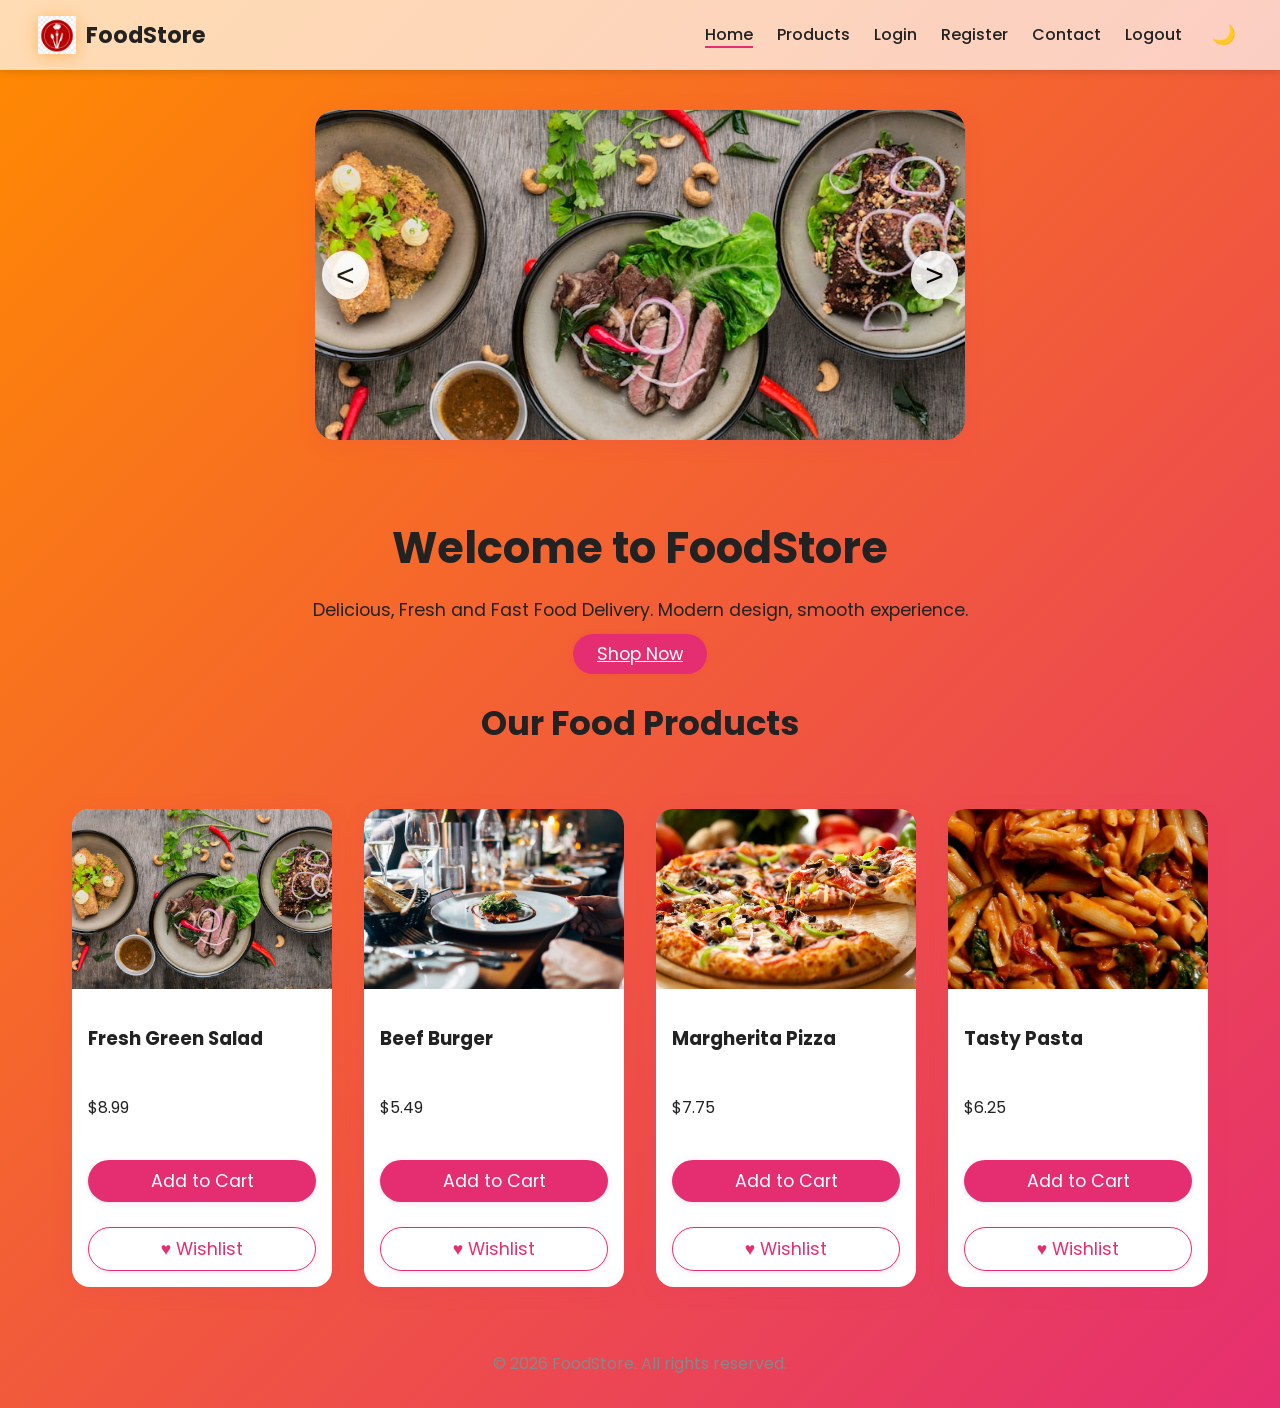
<file: index.html>
<!DOCTYPE html>
<html lang="en">
<head>
  <meta charset="UTF-8">
  <meta name="viewport" content="width=device-width, initial-scale=1.0">
  <title>FoodStore - Modern Demo</title>
  <link rel="stylesheet" href="assets/css/style.css">
  <link href="https://fonts.googleapis.com/css?family=Poppins:400,700,900&display=swap" rel="stylesheet">
</head>
<body>
  <header>
    <nav class="navbar">
      <div class="logo">
        <img src="assets/images/logo.png" alt="FoodStore Logo">
        FoodStore
      </div>
      <ul>
        <li><a href="#" class="active">Home</a></li>
        <li><a href="#products">Products</a></li>
        <li><a href="login.html">Login</a></li>
        <li><a href="register.html">Register </a></li>
        <li><a href="content.html">Contact</a></li>
        <li><a href="logout.html">Logout</a></li>
        <li><button id="darkmode-toggle" title="Toggle dark mode">🌙</button></li>
      </ul>
    </nav>
  </header>

  <main>
    <section class="hero-section">
      <div class="slider">
        <img src="assets/images/food1.jpg" class="active" alt="Delicious Pizza">
        <img src="assets/images/food2.jpg" alt="Green Salad">
        <img src="assets/images/food3.jpg" alt="Burger">
        <button class="prev">&#60;</button>
        <button class="next">&#62;</button>
      </div>
      <div class="hero-text">
        <h1>Welcome to FoodStore</h1>
        <p>Delicious, Fresh and Fast Food Delivery. Modern design, smooth experience.</p>
        <a class="btn" href="#products">Shop Now</a>
      </div>
    </section>

    <section id="products">
      <h2 class="section-title">Our Food Products</h2>
      <div class="products-grid">
        <!-- Product cards will render here -->
      </div>
    </section>

    <section id="cart"></section>
    <section id="wishlist"></section>
  </main>

  <footer style="text-align:center;padding:2rem 0;color: #888;">
    &copy; 2026 FoodStore. All rights reserved.
  </footer>
<script src="assets/js/main.js"></script>
</body>
</html>
</file>
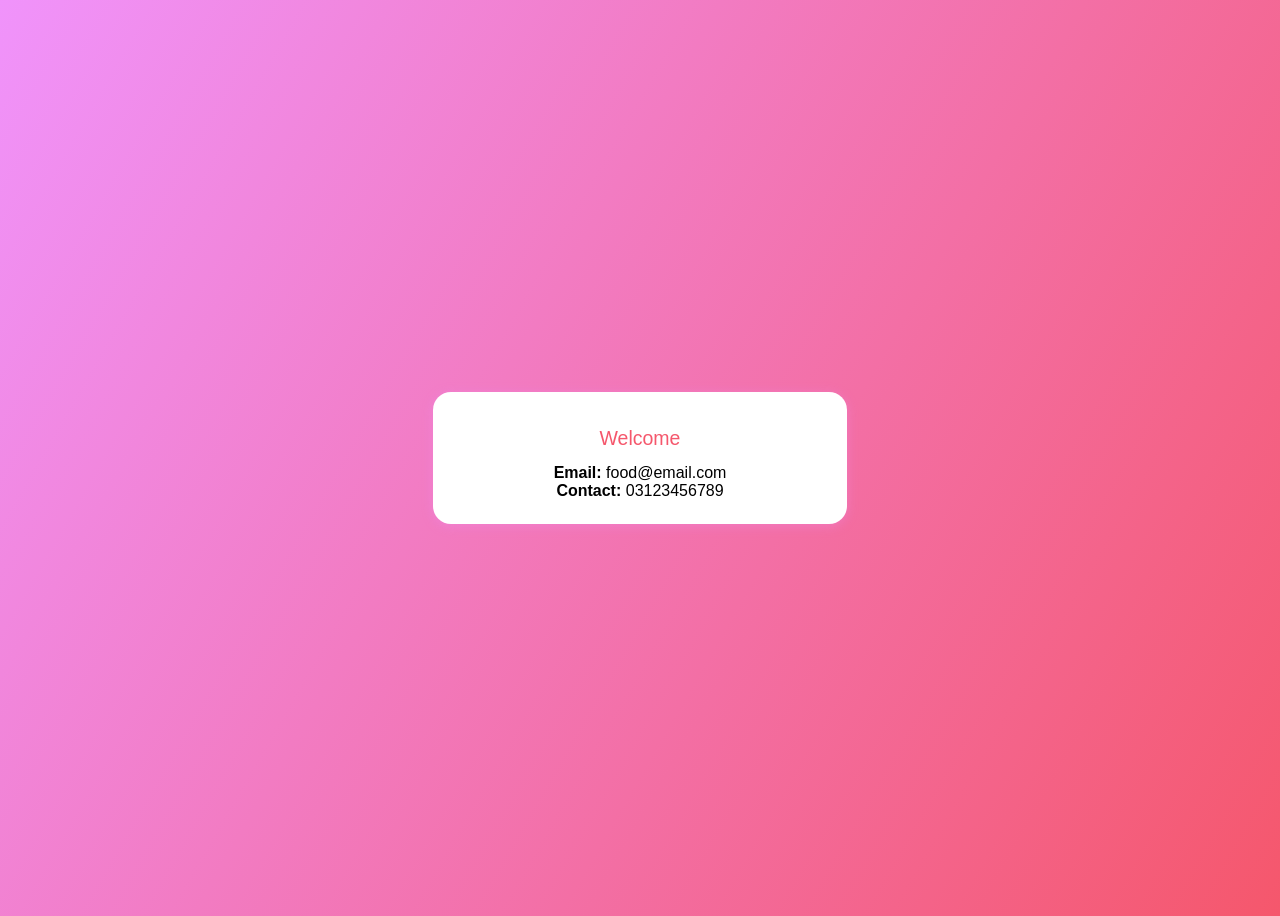
<file: content.html>
<!DOCTYPE html>
<html lang="en">
<head>
  <meta charset="UTF-8">
  <title>Welcome to FoodStore</title>
  <meta name="viewport" content="width=device-width, initial-scale=1">
  <style>
    body {font-family: Poppins,Arial,sans-serif; background: linear-gradient(120deg, #f093fb 0%, #f5576c 100%);min-height:100vh;display:flex;align-items:center;justify-content:center;}
    .container {background:#fff;padding:2.2em 2em 1.5em 2em;border-radius:18px;box-shadow:0 2px 12px #f093fb50;max-width:350px;width:100%;}
    .msg {color:#f5576c;}
    .btn {width:100%;padding:0.8em 0;background:#f5576c;color:#fff;border:none;border-radius:30px;font-size:1.1em;font-weight:700;cursor:pointer;transition:background .2s;box-shadow:0 2px 10px #f093fb40;margin-top:2em;}
    .btn:hover {background: #c44353;}
  </style>
</head>
<body>
<div class="container" style="text-align:center;">
  <div class="msg" style="font-size:1.22em;margin-bottom:0.7em;">Welcome</div>
  <div>
    <b>Email:</b> food@email.com<br>
    <b>Contact:</b> 03123456789
  </div>
</div>
</body>
</html>
</file>
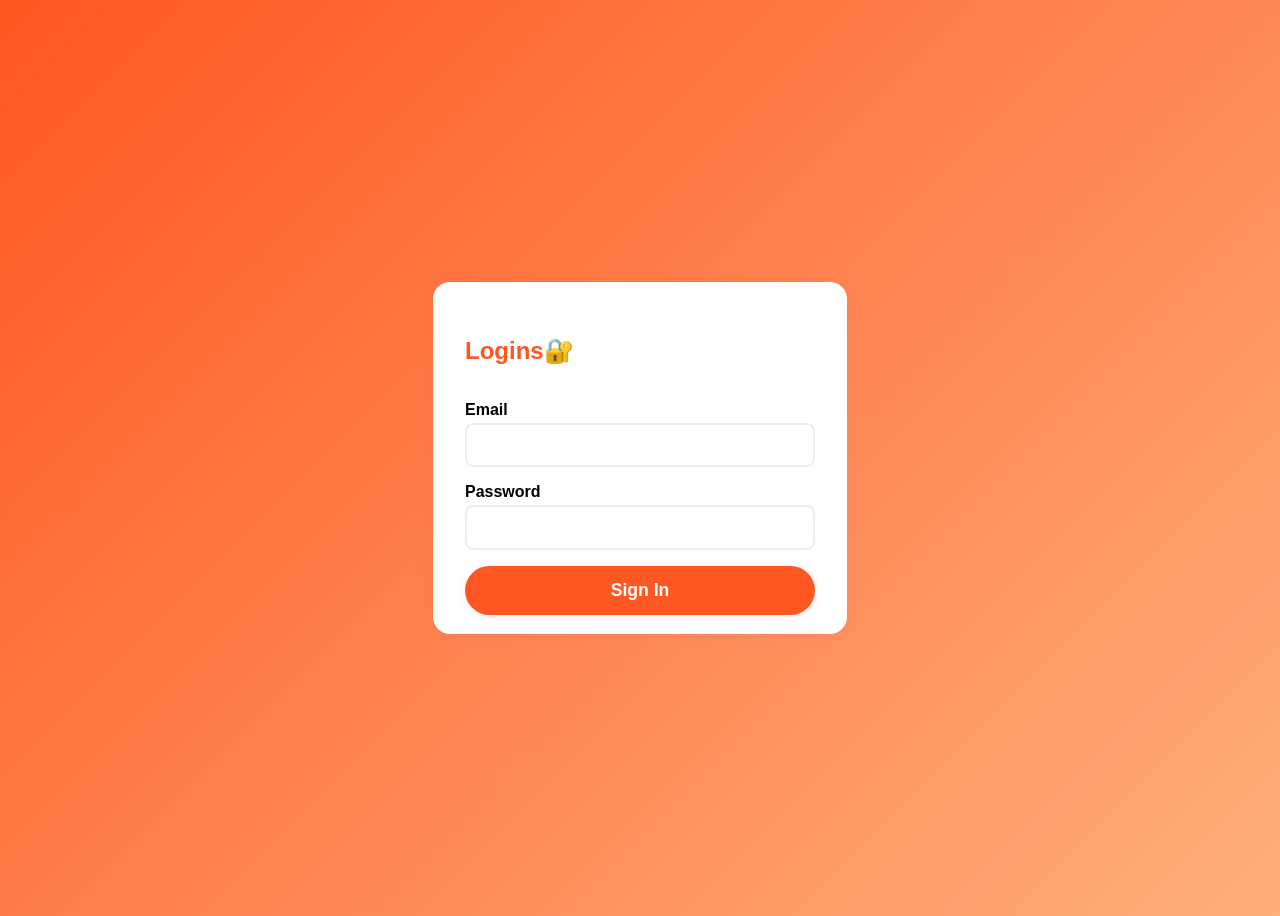
<file: login.html>
<!DOCTYPE html>
<html lang="en">
<head>
  <meta charset="UTF-8">
  <title>FoodStore Login</title>
  <meta name="viewport" content="width=device-width, initial-scale=1">
  <style>
    body {font-family: Poppins,Arial,sans-serif; background:linear-gradient(135deg, #ff5722 0%, #ffaf7b 100%); min-height:100vh;display:flex;align-items:center;justify-content:center;}
    .container {background:#fff;padding:2.2em 2em 1.2em 2em;border-radius:17px;box-shadow:0 2px 12px #d76d7732;max-width:350px;width:100%;}
    h2 {color: #ff5722; margin-bottom: 1.5em;}
    .input-group {margin-bottom:1em;display:flex;flex-direction:column;}
    .input-group label {margin-bottom:4px;font-weight:600;}
    .input-group input {padding:0.7em;border:2px solid #eee;border-radius:8px;font-size:1em;}
    .input-group input:focus {border-color:#ff5722;}
    .btn {width:100%;padding:0.8em 0;background:#ff5722;color:#fff;border:none;border-radius:30px;font-size:1.1em;font-weight:700;cursor:pointer;transition:background .2s;box-shadow:0 2px 8px #d76d7722;}
    .btn:hover {background: #ff5722;}
    .msg {color:#ff5722;margin-bottom:1em;}
  </style>
</head>
<body>
<div class="container">
  <h2>Logins🔐</h2>
  <form id="loginForm" autocomplete="off">
    <div class="msg" id="login-msg"></div>
    <div class="input-group">
      <label for="email">Email</label>
      <input id="email" type="email" required>
    </div>
    <div class="input-group">
      <label for="password">Password</label>
      <input id="password" type="password" required>
    </div>
    <button class="btn" type="submit">Sign In</button>
    
  </form>
</div>
<script>
document.getElementById('loginForm').onsubmit = function(e){
  e.preventDefault();
  // Simulate login (frontend only)
  document.getElementById('login-msg').textContent = "Login successful! (Content Page would appear.)";
  this.reset();
}
</script>
</body>
</html>
</file>
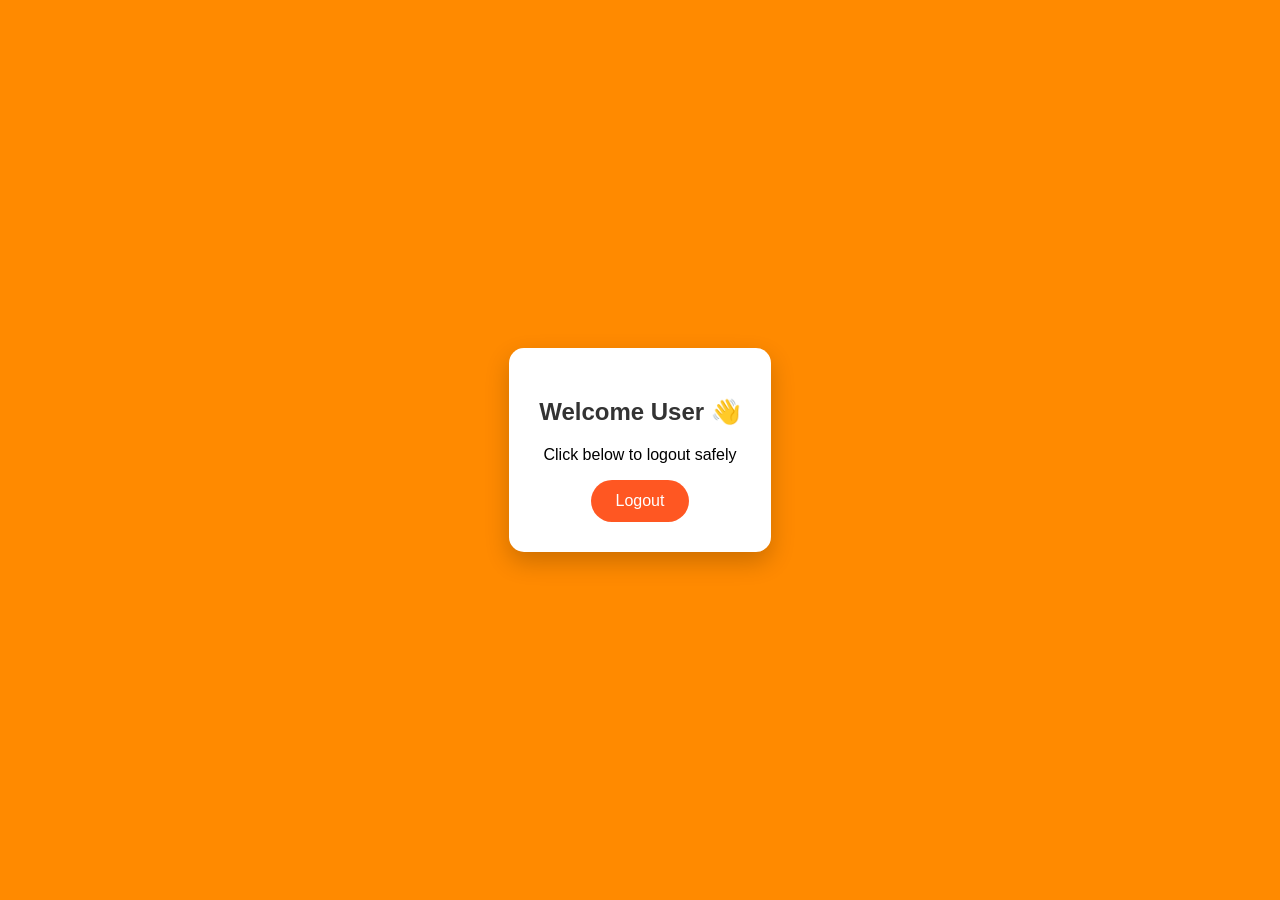
<file: logout.html>
<!DOCTYPE html>
<html lang="en">
<head>
<meta charset="UTF-8">
<meta name="viewport" content="width=device-width, initial-scale=1.0">
<title>Logout Page</title>

<style>

/* 🌈 Background */
body {
    margin: 0;
    height: 100vh;
    display: flex;
    justify-content: center;
    align-items: center;
    font-family: Arial, sans-serif;
    background: linear-gradient(135deg, #ff8a00, #ff8a00);
}

/* 📦 Card Box */
.container {
    background: white;
    padding: 30px;
    border-radius: 15px;
    text-align: center;
    box-shadow: 0 10px 25px rgba(0,0,0,0.2);
    animation: fadeIn 1s ease;
}

/* 📝 Heading */
h2 {
    color: #333;
}

/* 🔘 Button */
.btn {
    background: #ff5722;
    color: white;
    border: none;
    padding: 12px 25px;
    border-radius: 25px;
    cursor: pointer;
    font-size: 16px;
    transition: 0.3s;
}

/* Hover effect */
.btn:hover {
    background: #e64a19;
    transform: scale(1.1);
}

/* Animation */
@keyframes fadeIn {
    from {opacity: 0; transform: translateY(-20px);}
    to {opacity: 1; transform: translateY(0);}
}

</style>
</head>

<body>

<div class="container">
    <h2>Welcome User 👋</h2>
    <p>Click below to logout safely</p>

    <button class="btn" onclick="logout()">Logout</button>
</div>

<script>
function logout() {
  alert("Logged out successfully!");
  // window.location = "login.php";  // use this in project
}
</script>

</body>
</html>
</file>
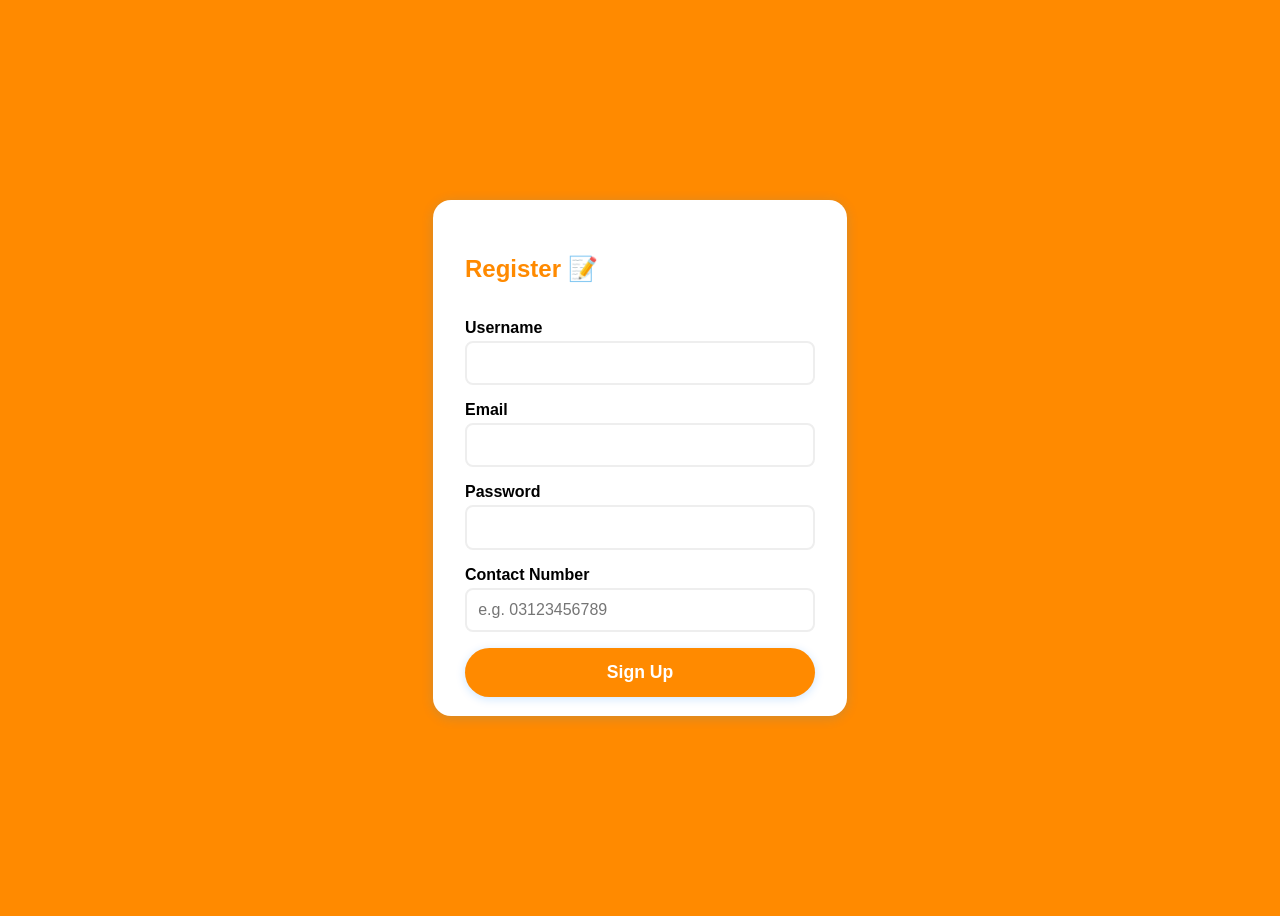
<file: register.html>
<!DOCTYPE html>
<html lang="en">
<head>
  <meta charset="UTF-8">
  <title>FoodStore Registration</title>
  <meta name="viewport" content="width=device-width, initial-scale=1">
  <style>
    body {font-family: Poppins,Arial,sans-serif; background: linear-gradient(135deg, #ff8a00 0%, #ff8a00 100%); min-height:100vh;display:flex;align-items:center;justify-content:center;}
    .container {background:#fff;padding:2.2em 2em 1.2em 2em;border-radius:18px;box-shadow:0 2px 12px #0092ff30;max-width:350px;width:100%;}
    h2 {color:#ff8a00;margin-bottom:1.5em;}
    .input-group {margin-bottom:1em;display:flex;flex-direction:column;}
    .input-group label {margin-bottom:4px;font-weight:600;}
    .input-group input {padding:0.7em;border:2px solid #eee;border-radius:8px;font-size:1em;}
    .input-group input:focus {border-color:#ff8a00;}
    .btn {width:100%;padding:0.8em 0;background:#ff8a00;color:#fff;border:none;border-radius:30px;font-size:1.1em;font-weight:700;cursor:pointer;transition:background .2s;box-shadow:0 2px 10px #0080ff32;}
    .btn:hover {background: #ff8a00;}
    .msg {color:#16a085;margin-bottom:1em;}
  </style>
</head>
<body>
<div class="container">
  <h2>Register 📝</h2>
  <form id="registerForm" autocomplete="off">
    <div class="msg" id="reg-msg"></div>
    <div class="input-group">
      <label for="username">Username</label>
      <input id="username" required maxlength="20">
    </div>
    <div class="input-group">
      <label for="email">Email</label>
      <input id="email" type="email" required>
    </div>
    <div class="input-group">
      <label for="password">Password</label>
      <input id="password" type="password" required minlength="4">
    </div>
    <div class="input-group">
      <label for="phone">Contact Number</label>
      <input id="phone" type="tel" required pattern="^[0-9\-+ ]{8,16}$" maxlength="16" placeholder="e.g. 03123456789">
    </div>
    <button class="btn" type="submit">Sign Up</button>
  </form>
</div>
<script>
document.getElementById('registerForm').onsubmit = function(e){
  e.preventDefault();
  // Simulate storing user (frontend only). You can use localStorage if you want.
  document.getElementById('reg-msg').textContent = "Registration successful! Please Login.";
  this.reset();
}
</script>
</body>
</html>
</file>
<file: assets/css/style.css>
:root {
  --main-gradient: linear-gradient(135deg, #ff8a00 0%, #e52e71 100%);
  --card-bg: #fff;
  --text: #222;
  --nav-bg: rgba(255,255,255,0.7);
  --shadow: 0 4px 20px #e52e7025;
}
[data-theme="dark"] {
  --card-bg: #232323;
  --text: #fff;
  --nav-bg: rgba(34,34,34,0.95);
  background: linear-gradient(135deg, #1c063c, #0a232a 100%);
  --shadow: 0 8px 24px #0008;
}
body {
  font-family: 'Poppins', sans-serif;
  background: var(--main-gradient);
  color: var(--text);
  margin: 0;
  transition: background 0.3s, color 0.3s;
}
.navbar {
  background: var(--nav-bg);
  box-shadow: 0 2px 8px #0002;
  display: flex; justify-content: space-between;
  align-items: center; padding: 1rem 3vw;
  position: sticky; top: 0; z-index: 999;
}
.navbar ul {list-style:none;display:flex;gap:1.5rem;margin:0;padding:0;}
.navbar ul li {display:inline;}
.navbar a, .navbar .active {color:var(--text);text-decoration: none;font-weight: 500;}
.navbar .active {border-bottom:2px solid #e52e71;}
.logo {display:flex;align-items:center;gap:10px;font-size:1.4rem;font-weight: bold;}
.logo img {height: 38px;filter: drop-shadow(0 2px 8px #ff8a0070);}
#darkmode-toggle {background:none;border:none;cursor:pointer;font-size:1.2rem;}

.hero-section {
  display: flex;
  flex-direction: column;
  align-items: center;
  margin-top: 2.5rem;
  gap: 2.5rem;
}
.slider {
  position: relative;
  width: 96vw; max-width: 650px;
  margin: auto;
  overflow: hidden;
  border-radius: 20px;
  box-shadow: var(--shadow);
}
.slider img {
  width: 100%; height: 330px; object-fit: cover;
  border-radius: 20px;
  display: none;
  transition: opacity .6s;
}
.slider img.active {display:block;}
.slider .prev, .slider .next {
  position:absolute;top:50%;transform:translateY(-50%);
  background:#fff;border:none;font-size:2rem;
  padding:6px 14px;cursor:pointer;border-radius:99px;
  opacity:0.85;
}
.slider .prev { left: 7px; }
.slider .next { right: 7px; }

.hero-text { text-align: center;}
.hero-text h1 { font-size: 2.7rem; margin-bottom: 0.5rem; }
.hero-text p { font-size: 1.1rem; }
.btn {
  background: #e52e71; color: #fff;
  border: none; border-radius: 25px;
  padding: 0.5rem 1.5rem; font-size: 1.1rem;
  margin-top: 1.1rem;
  cursor: pointer;
  font-family: 'Poppins', sans-serif;
  transition: box-shadow 0.2s, background 0.2s;
  box-shadow:0 1px 6px #e52e7022;
}
.btn:hover {background:#ff8a00;}

nav .cart-indicator, nav .wishlist-indicator {
  border-radius:50px;
  padding: 1px 8px;
  background: #e52e71; color: #fff;
  margin-left: 3px;
  font-size: .91em;
  font-weight: bold;
}
.section-title {text-align: center; margin-top: 2rem; font-size: 2.1rem;}
.products-grid {display:flex;flex-wrap:wrap;justify-content:center;gap:2rem;padding:2rem;}
.product-card {
  background: var(--card-bg);
  border-radius: 18px;
  box-shadow: var(--shadow);
  transition:transform 0.2s,box-shadow 0.2s;
  max-width:260px;flex:1 0 240px;display:flex;flex-direction:column;
  font-size:1rem;
  position:relative;
}
.product-card:hover {
  transform: translateY(-8px) scale(1.03);
  box-shadow: 0 10px 32px #ff8a0090;
  z-index:1;
}
.product-card img {width:100%;height:180px;object-fit:cover;border-radius:17px 17px 0 0;}
.card-body {padding:1rem;display:flex;flex-direction:column;gap:0.45rem;}
.card-body .btn-wishlist {
  background: #fff; color: #e52e71; border: 1px solid #e52e71;
  font-size:1.1em;
}
.in-cart {background:#ff8a00;color:#fff;}
.in-wishlist {background:#fff;color:#e52e71;border:2px solid #e52e71;}
@media (max-width: 900px){
  .products-grid{flex-direction:column;gap:1.5rem;}
  .product-card{max-width:98vw;}
  .slider img {height: 170px;}
  .hero-section{gap:1.2rem;}
}

.panel-demo {max-width:340px;margin:1.4rem auto;padding:1.2rem;border-radius:16px;background:var(--card-bg);box-shadow:var(--shadow);}
</file>
